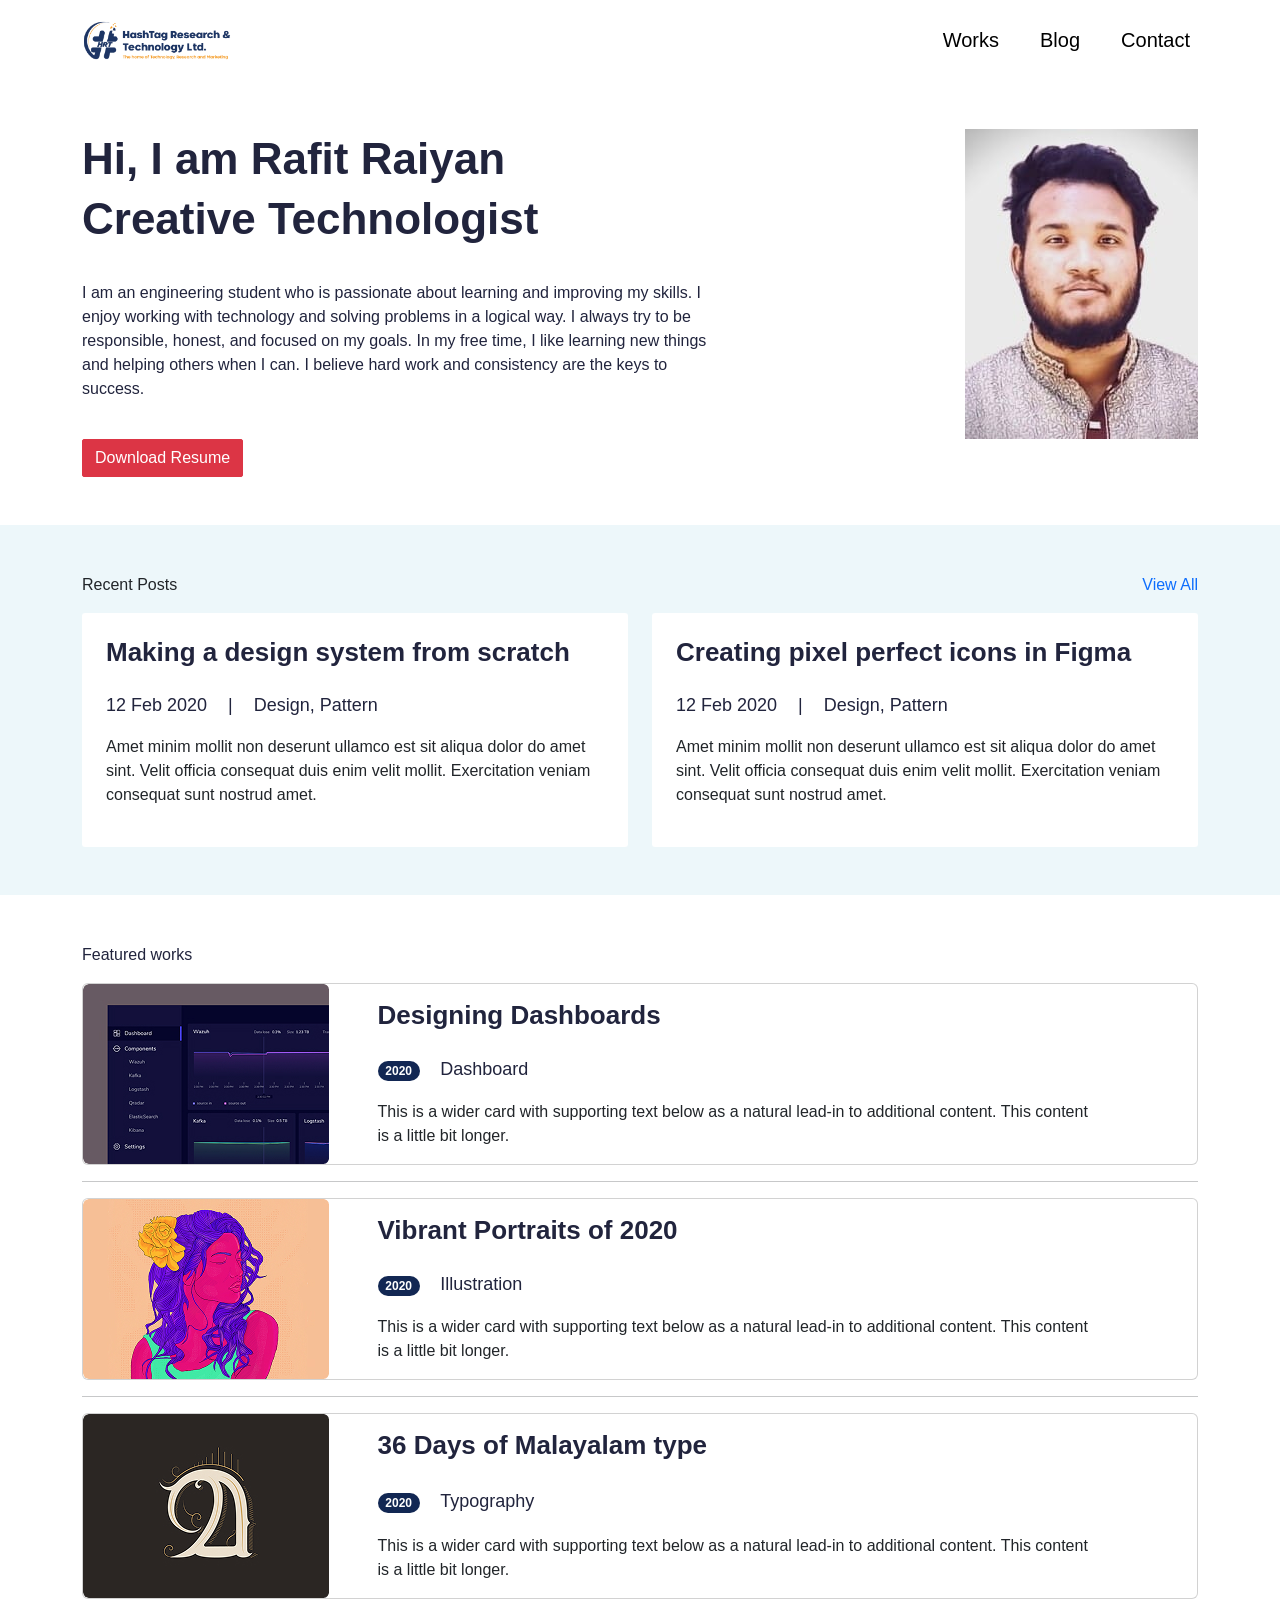
<file: Profile/index.html>
<!DOCTYPE html>
<html lang="en">

<head>
    <meta charset="UTF-8">
    <meta name="viewport" content="width=device-width, initial-scale=1.0">
    <title>My Project</title>
    <link rel="stylesheet" href="bootstrap.min.css">
    <link rel="stylesheet" href="style.css">
</head>

<body>
    <header>
        <nav class="navbar navbar-expand-lg">
            <div class="container">
                <div class="mobile-menu d-flex w-100 justify-content-between">
                    <img class="logo" src="logo.webp" alt="">

                    <button class="navbar-toggler" type="button" data-bs-toggle="collapse"
                        data-bs-target="#navbarTogglerDemo01" aria-controls="navbarTogglerDemo01" aria-expanded="false"
                        aria-label="Toggle navigation">
                        <span class="navbar-toggler-icon"></span>
                    </button>
                </div>

                <div class="collapse navbar-collapse justify-content-between" id="navbarTogglerDemo01">
                    <a class="navbar-brand" href="#">
                        <img class="logo" src="logo.webp" alt="">
                    </a>
                    <ul class="navbar-nav mb-2 mb-lg-0">
                        <li class="nav-item">
                            <a class="nav-link active" aria-current="page" href="#">Works</a>
                        </li>
                        <li class="nav-item">
                            <a class="nav-link active" aria-current="page" href="#">Blog</a>
                        </li>
                        <li class="nav-item">
                            <a class="nav-link active" aria-current="page" href="#">Contact</a>
                        </li>
                    </ul>
                </div>
            </div>
        </nav>
    </header>

    <main>
        <section class="hero">
            <div class="container my-5">
                <div class="row flex-lg-row flex-column-reverse">
                    <div class="col-lg-7 hero-content">
                        <h1>Hi, I am Rafit Raiyan <br>
                            Creative Technologist</h1>
                        <p> I am an engineering student who is passionate about learning and improving my skills. I
                            enjoy working with technology and solving problems in a logical way. I always try to be
                            responsible, honest, and focused on my goals. In my free time, I like learning new things
                            and helping others when I can. I believe hard work and consistency are the keys to success.
                        </p>
                        <a href="#" class="btn btn-danger">Download Resume</a>
                    </div>
                    <div class="col-lg-5">
                        <img class="float-end" src="pic.jpg" alt="">
                    </div>
                </div>
            </div>
        </section>

        <section class="recent-posts">
            <div class="container py-5">
                <div class="d-flex justify-content-between">
                    <span>Recent Posts</span>
                    <a href="#" class="text-decoration-none">View All</a>
                </div>
                <div class="row mt-3">
                    <div class="col-lg-6">
                        <div class="card mb-lg-0 mb-3">
                            <div class="card-body py-4 px-4">
                                <h2 class="post-title">
                                    Making a design system from scratch
                                </h2>
                                <div class="meta-data mt-4 mb-3">
                                    <span class="date me-3">12 Feb 2020</span>
                                    |
                                    <span class="tags ms-3">
                                        Design, Pattern
                                    </span>
                                </div>
                                <p class="excerpt">
                                    Amet minim mollit non deserunt ullamco est sit aliqua dolor do amet sint. Velit
                                    officia consequat duis enim velit mollit. Exercitation veniam consequat sunt nostrud
                                    amet.
                                </p>
                            </div>
                        </div>
                    </div>
                    <div class="col-lg-6">
                        <div class="card">
                            <div class="card-body py-4 px-4">
                                <h2 class="post-title">
                                    Creating pixel perfect icons in Figma
                                </h2>
                                <div class="meta-data mt-4 mb-3">
                                    <span class="date me-3">12 Feb 2020</span>
                                    |
                                    <span class="tags ms-3">
                                        Design, Pattern
                                    </span>
                                </div>
                                <p class="excerpt">
                                    Amet minim mollit non deserunt ullamco est sit aliqua dolor do amet sint. Velit
                                    officia consequat duis enim velit mollit. Exercitation veniam consequat sunt nostrud
                                    amet.
                                </p>
                            </div>
                        </div>
                    </div>
                </div>
            </div>
        </section>

        <section class="featured-works">
            <div class="container py-5">
                <div class="word">
                    Featured works
                </div>
                <div class="row mt-3">
                    <div class="col-12">
                        <div class="card mb-3">
                            <div class="row g-0">
                                <div class="col-md-3">
                                    <img src="dashboard.jpg" class="img-fluid rounded-start" alt="...">
                                </div>
                                <div class="col-md-8">
                                    <div class="card-body   h-100 d-flex flex-column justify-content-between">
                                        <h5 class="card-title">Designing Dashboards</h5>
                                        <div>
                                            <span class="badge rounded-pill ">2020</span>
                                            <span class="category ms-3">Dashboard</span>
                                        </div>
                                        <p class="card-text">This is a wider card with supporting text below as a
                                            natural lead-in to additional content. This content is a little bit longer.
                                        </p>
                                    </div>
                                </div>
                            </div>

                        </div>
                        <hr>
                    </div>

                    <div class="col-12">
                        <div class="card mb-3">
                            <div class="row g-0">
                                <div class="col-md-3">
                                    <img src="illustration.jpg" class="img-fluid rounded-start" alt="...">
                                </div>
                                <div class="col-md-8">
                                    <div class="card-body h-100 d-flex flex-column justify-content-between">
                                        <h5 class="card-title">Vibrant Portraits of 2020</h5>
                                        <div>
                                            <span class="badge rounded-pill ">2020</span>
                                            <span class="category ms-3">Illustration</span>
                                        </div>
                                        <p class="card-text">This is a wider card with supporting text below as a
                                            natural lead-in to additional content. This content is a little bit longer.
                                        </p>
                                    </div>
                                </div>
                            </div>

                        </div>
                        <hr>
                    </div>

                    <div class="col-12">
                        <div class="card mb-3">
                            <div class="row g-0">
                                <div class="col-md-3">
                                    <img src="typography.jpg" class="img-fluid rounded-start" alt="...">
                                </div>
                                <div class="col-md-8">
                                    <div class="card-body h-100 d-flex flex-column justify-content-between">
                                        <h5 class="card-title">36 Days of Malayalam type</h5>
                                        <div>
                                            <span class="badge rounded-pill ">2020</span>
                                            <span class="category ms-3">Typography</span>
                                        </div>
                                        <p class="card-text">This is a wider card with supporting text below as a
                                            natural lead-in to additional content. This content is a little bit longer.
                                        </p>
                                    </div>
                                </div>
                            </div>

                        </div>
                        <hr>
                    </div>

                </div>
            </div>
        </section>

    </main>
    <footer>

    </footer>

    <script src="bootstrap.bundle.min.js"></script>
</body>

</html>
</file>
<file: Profile/style.css>
@font-face {
    font-family: "Heebo", sans-serif;
    src: url("fonts/Heebo-VariableFont_wght.ttf");
}
* {
    font-family: "Heebo", sans-serif;
}
:root {
    --dark: #21243D;
}
/* Header styles  */
.logo{
    width: 150px;
}

.nav-link {
    font-size: 20px;
    font-weight: 500;
}

.navbar-nav {
    gap: 25px;
}

@media (min-width: 992px) {
    .mobile-menu {
        display: none !important;
    }
}

@media (max-width: 992px) {
    .navbar-brand {
        display: none;
    }
}

/* Hero styles  */
.hero h1 {
    color: var(--dark);
    font-size: 44px;
    line-height: 60px;
    font-weight: 700;
}

.hero p{
    color: var(--dark);
    margin-top: 32px;
}

.hero a.btn{
    border-radius: 2px;
    margin-top: 22px;
}

@media (max-width: 992px) {
    .hero img {
        float: unset !important;
        position: relative;
        left: 50%;
        transform: translateX(-50%);
    }

    .hero p,
    .hero h1{
        text-align: center;
    }

    .hero .hero-content {
        text-align: center;
    }
}


/* Recent posts Styles  */
.recent-posts {
    background-color: #EDF7FA;
}

.recent-posts .card {
    border: unset;
    border-radius: 3px;
}

.recent-posts .post-title {
    font-size: 26px;
    font-weight: 700;
    color: var(--dark);
}

.recent-posts .meta-data {
    font-size: 18px;
    color: var(--dark);
}

/* featured-works */

.word{
    color:var(--dark);
}
.card-title{
    font-size: 26px;
    font-weight: 700;
    color:var(--dark);
}
.badge{
    background :rgb(18, 39, 83) ;
 }
.category{
    font-size: 18px;
    color: var(--dark);
 }
</file>
